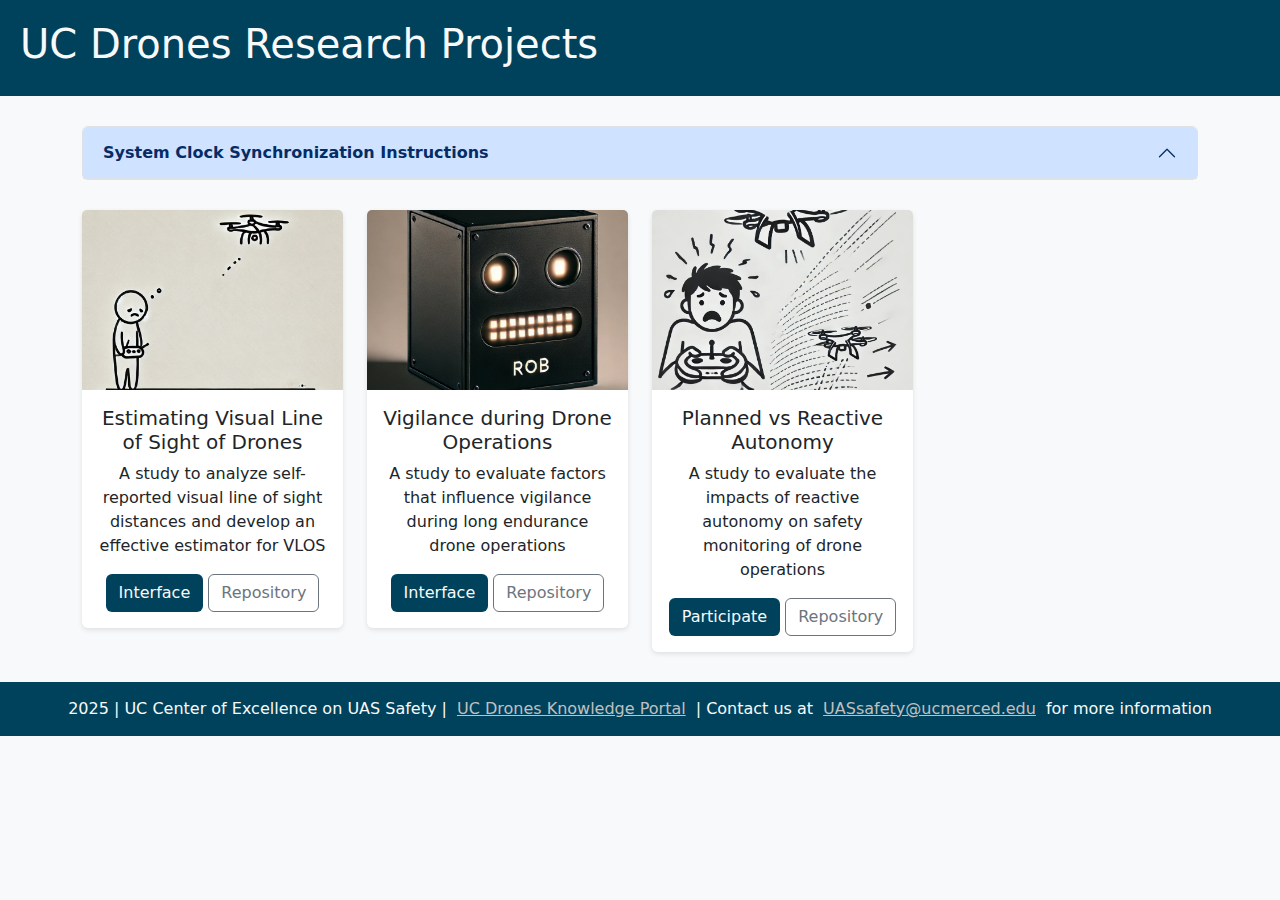
<file: index.html>
<!DOCTYPE html>
<html lang="en" >
<head>
  <meta charset="UTF-8">
  <title>Trials</title>
  <link rel="stylesheet" href="https://cdnjs.cloudflare.com/ajax/libs/bootstrap/5.3.0/css/bootstrap.min.css">
<meta charset="UTF-8">
    <meta name="viewport" content="width=device-width, initial-scale=1.0">
    <title>Project Testbed</title>
<link rel="stylesheet" href="./style.css">

</head>
<body>
<!-- partial:index.partial.html -->
<body>
  <header>
    <h1>UC Drones Research Projects</h1>
  </header>
  <div class="container">
        <div class="accordion" id="syncAccordion">
            <div class="accordion-item">
                <h2 class="accordion-header">
                    <button class="accordion-button" type="button" data-bs-toggle="collapse" data-bs-target="#syncInstructions">
                        System Clock Synchronization Instructions
                    </button>
                </h2>
                <div id="syncInstructions" class="accordion-collapse collapse">
                    <div class="accordion-body">
                      <p>
                      Before proceeding, please check your system clock synchronization at <a href="https://www.time.gov" target="_blank">time.gov</a>. Ensure that your clock is off by less than 1 second.</p>
                        <ul class="nav nav-tabs" id="syncTabs" role="tablist">
                            <li class="nav-item" role="presentation">
                                <button class="nav-link active" id="windows-tab" data-bs-toggle="tab" data-bs-target="#windows" type="button">Windows</button>
                            </li>
                            <li class="nav-item" role="presentation">
                                <button class="nav-link" id="ios-tab" data-bs-toggle="tab" data-bs-target="#ios" type="button">iOS</button>
                            </li>
                            <li class="nav-item" role="presentation">
                                <button class="nav-link" id="android-tab" data-bs-toggle="tab" data-bs-target="#android" type="button">Android</button>
                            </li>
                        </ul>
                        <div class="tab-content mt-3">
                            <div class="tab-pane fade show active" id="windows">
                                <p>1. Open <strong>Settings</strong> (<kbd>Win</kbd> + <kbd>I</kbd>).</p>
                                <p>2. Navigate to <strong>Time & Language</strong> > <strong>Date & Time</strong>.</p>
                                <p>3. Ensure <strong>Set time automatically</strong> is turned ON.</p>
                                <p>4. Click <strong>Sync now</strong> under <strong>Additional settings</strong>.</p>
                            </div>
                            <div class="tab-pane fade" id="ios">
                                <p>1. Open the <strong>Settings</strong> app.</p>
                                <p>2. Go to <strong>General</strong> > <strong>Date & Time</strong>.</p>
                                <p>3. Toggle <strong>Set Automatically</strong> to ON.</p>
                            </div>
                            <div class="tab-pane fade" id="android">
                                <p>1. Open the <strong>Settings</strong> app.</p>
                                <p>2. Navigate to <strong>System</strong> > <strong>Date & Time</strong>.</p>
                                <p>3. Enable <strong>Automatic date & time</strong>.</p>
                            </div>
                        </div>
                    </div>
                </div>
            </div>
        </div>
    </div>

  <div class="container">
    <div class="row row-cols-1 row-cols-md-2 row-cols-lg-4 g-4">
      <!-- Project Card 1 -->
      <div class="col">
        <div class="card">
          <img src="http://ucdrones.github.io/trials/vlos/vlos_AI.jpg" class="card-img-top" alt="Visual Line of Sight. Image Prompt: A simple diagram showing a sad person standing on the ground while flying a drone. The person is holding a remote control, looking up into the sky with a disappointed or worried expression. The drone is very small and barely visible in the distance, emphasizing how far it is.">
          <div class="card-body text-center">
            <h5 class="card-title">Estimating Visual Line of Sight of Drones</h5>
			<p>A study to analyze self-reported visual line of sight distances and develop an effective estimator for VLOS</p>
            <a href="http://ucdrones.github.io/trials/vlos" class="btn btn-custom">Interface</a>
            <a href="https://ucdrones-research.github.io/vlos_report/" class="btn btn-outline-secondary">Repository</a>
          </div>
        </div>
      </div>

      <!-- Project Card 2 -->
      <div class="col">
        <div class="card">
          <img src="http://ucdrones.github.io/trials/vigilance/rob_AI.jpg" class="card-img-top" alt="Vigilance during Drone Operations. Image Prompt: A black box designed to look like a robotic face, named Rob. The box has two LED lights as blinking eyes and a strip of LEDs forming a mouth. The LEDs give the face an expressive, futuristic look. The design is minimalistic and slightly futuristic, resembling a friendly robot. The background is neutral to emphasize the robotic face.">
          <div class="card-body text-center">
            <h5 class="card-title">Vigilance during Drone Operations</h5>
			<p>A study to evaluate factors that influence vigilance during long endurance drone operations</p>
            <a href="http://ucdrones.github.io/trials/vigilance" class="btn btn-custom">Interface</a>
            <a href="https://github.com/UCDrones-research/drones_vigilance_test" class="btn btn-outline-secondary">Repository</a>
          </div>
        </div>
      </div>

      <!-- Project Card 3 -->
      <div class="col">
        <div class="card">
          <img src="http://ucdrones.github.io/trials/autonomy/auton_AI.jpg" class="card-img-top" alt="Planned vs Reactive Autonomy. Image Prompt: A simple diagram showing a person unable to control a drone. The person is holding a remote control with a panicked or afraid expression, looking up at the drone. The drone is flying erratically in different directions, with motion lines indicating instability. The diagram is minimalistic, using simple lines and clear labels to effectively convey the idea.">
          <div class="card-body text-center">
            <h5 class="card-title">Planned vs Reactive Autonomy</h5>
			<p>A study to evaluate the impacts of reactive autonomy on safety monitoring of drone operations</p>
            <a href="http://ucdrones.github.io/trials/autonomy" class="btn btn-custom">Participate</a>
            <a href="#" class="btn btn-outline-secondary">Repository</a>
          </div>
        </div>
      </div>

      
      
    </div>
  </div>
</body>
<footer>
    <p>2025 | UC Center of Excellence on UAS Safety | <a href="https://ucdrones.github.io/">UC Drones Knowledge Portal</a> | Contact us at <a href="mailto:UASsafety@ucmerced.edu">UASsafety@ucmerced.edu</a> for more information</p>
  </footer>
<script src="https://cdnjs.cloudflare.com/ajax/libs/bootstrap/5.3.0/js/bootstrap.bundle.min.js"></script>
<!-- partial -->
  
</body>
</html>
</file>
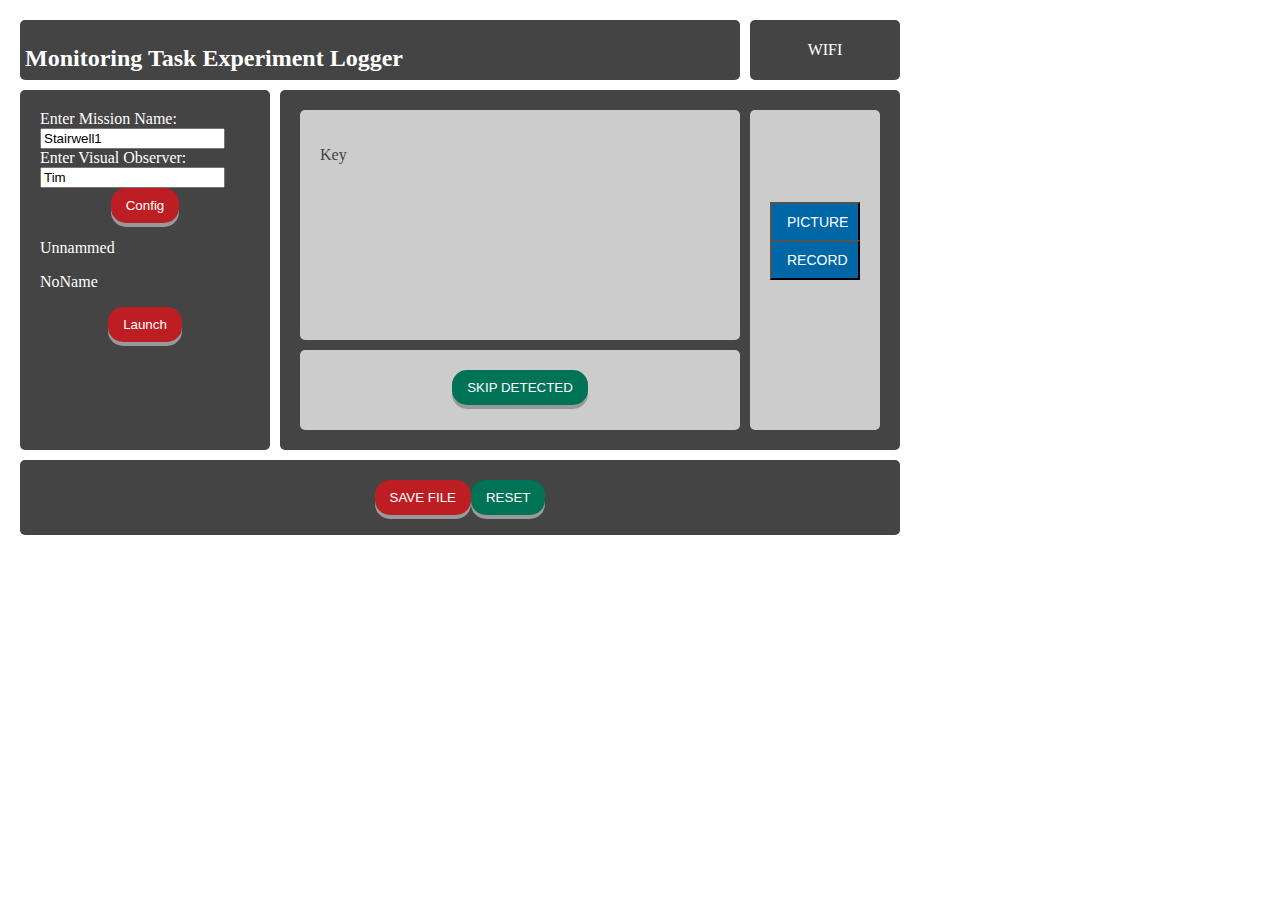
<file: vigilance/index.html>
<!DOCTYPE html>
<html>

<style>
body {
  margin: 20px;
}

  .wrapper {
    display: grid;
    gap: 10px;
    grid-template-columns: 250px 200px 250px 150px ;
    grid-template-rows: 60px 250px 100px 75px;
    background-color: #fff;
    color: #444;
  }

  .box {
    background-color: #444;
    color: #fff;
    border-radius: 5px;
    padding: 20px;
    font-size: 100%;

  }

  .box .box {
    background-color: #ccc;
    color: #444;
  }

  .topbar {
	padding: 5px;
	vertical-align: middle;
    grid-column: 1 / 4;
  }

  .signal {
    grid-column: 4 ;
	padding: 5px;
	display: flex;
	justify-content: center;
	align-items: center;
  }

  .config {
    grid-column: 1;
    grid-row: 2 / 4;

  }
  
  .foot {
   grid-column: 1/5;
   grid-row: 4'
   }

  .d{
    
    grid-column: 2 / 5;
    grid-row: 2 / 4;
    display: grid;
    grid-template-columns: subgrid;
    grid-template-rows: subgrid;
  }

  .e {
    grid-row: 1 / 2;
    grid-column: 1/3 ;
  }

  .f {
    grid-row: 1/3;
    grid-column: 3 / 4;
  }
  
  .fiddle {
	grid-row: 2;
	grid-column: 1/3;
  }


.button {
  display: inline-block;
  padding: 10px 15px;
  cursor: pointer;
  text-align: center;
  text-decoration: none;
  outline: none;
  color: #fff;
  background-color: #007256;
  border: none;
  border-radius: 15px;
  box-shadow: 0px 4px #999;
}

.button:hover {background-color: #3e8e41}
.button:active {
  background-color: #3e8e41;
  box-shadow: 0px 1px #666;
  transform: translateY(4px);
}

.redb {background-color: #bd1e24}
.redb:hover {background-color: #e34f54}
.redb:active{
  background-color: #841518;
  box-shadow: 0px 1px #666;
  transform: translateY(4px);
}

.skip {background-color: #007256}
.skip:hover {background-color: #009973}
.skip:active{
  background-color: #003326;
  box-shadow: 0px 1px #666;
  transform: translateY(4px);
}

.wifi {
	background-color: #007256;
	padding: 5px 5px;
}
.wifi:hover {background-color: #009973}
.wifi:active{
  background-color: #1f5e1b;
  box-shadow: 0px 1px #666;
  transform: translateY(2px);
}



  
.lbutton {
	display: flex;
	justify-content: center;
	align-items: center;
}
  
.launch {
	background-color: #f44336;
	align-self: center;
}


.btn-group .button1 {
  background-color: #0067a7; /*blue*/
  color: white;
  padding: 10px 15px;
  text-align: center;
  text-decoration: none;
  display: block;
  font-size: 14px;
  cursor: pointer;
  width: 90px;
}

.btn-group .button1:not(:last-child) {
  border-bottom: none; /* Prevent double borders */
}

.btn-group .button1:hover {
  background-color: #009dff;
}

.btn-group .button1:active{
  background-color: #004f80;
  transform: translateY(2px);
}

#circle {
  height: 50px;
  width: 50px;
  background-color: #a80000;
  border-radius: 50%;
  display: none;
}

</style>

<body>

<div class="wrapper">
  <div class="box topbar">
  <h2> Monitoring Task Experiment Logger </h2>
  </div>
  <div class="box signal">
  <span id ="btest">WIFI</span>
  </div>
  <div class="box config">
  <label for="Mname"> Enter Mission Name: </label><br>
   <input type="text" id="Mname" name="Mname" value="Stairwell1">
   <br/>
   <label for="VOname"> Enter Visual Observer: </label><br>
   <input type="text" id="VOname" name="VOname" value="Tim">
   <br/>
   <div class="lbutton">
   <button class="button redb" onclick = "startFile()">Config</button>
   </div>
   <p id="MN">Unnammed</p>
   <p id="VO">NoName</p>
   <div class ="lbutton">
		<button class="button redb" onclick = "launchStart()">Launch</button>
   </div>
   
  </div>
  <div class="box d">
    <div class="box e">
		<p id="LM">Key</p>
	</div>
    <div class="box f">
		<br/>
		<br/>
		<br/>
		<br/>
		<div class="btn-group">
		<button class="button1 cam" onclick = "PICBut()">PICTURE</button>
		<button class="button1 vid" onclick = "RECBut()">RECORD</button>
		</div>
		<p style="clear:both">
		<br/>
		</p>
		<div class = "lbutton">
			<div id = "circle">
			</div>
		</div>
		<br/>
		
		
   </div>
   <div class="box fiddle">
		<div class="lbutton">
			<button class="button skip" onclick = "vlosBut()">SKIP DETECTED</button>
		</div>
   </div>
  </div>
  <div class="box foot lbutton">
	<button class="button redb" onclick = "downloadFile()">SAVE FILE</button>
	<button class="button skip" onclick = "resetE()">RESET</button>
  </div>
</div>


<script>

let content = "Forgot to click Launch";
let file_name = "No Date Set";
let config_set = false;
let flag_record = false;
let flag_launch = false;
let flag_wifi = true;
let history = 7;


let startFile = () => {
content = "Mission";
	const tf = document.getElementById("Mname").value;
	const VOD = document.getElementById("VOname").value;
	var VOD_cl = VOD.trim().replace(/\s/g,'-');
	var today = new Date();
	var dd = String(today.getDate()).padStart(2, '0');
	var mm = String(today.getMonth() + 1).padStart(2, '0'); //January is 0!
	var yyyy = today.getFullYear();
	var ctoday = yyyy + '/' + mm + '/' + dd;
	var ctime = today.toLocaleTimeString();
	
	file_name = tf + '-' + VOD_cl + '-' + ctoday+'-'+String(today.getHours()).padStart(2,'0')+String(today.getMinutes()).padStart(2,'0')+String(today.getSeconds()).padStart(2,'0')+".txt";
	
	
	var disp = tf+"\n"+ ' ' + ctime;
	document.getElementById("VO").innerHTML = VOD_cl;
	document.getElementById("MN").innerHTML = disp;
	content = content + ' - ' + tf + '\nVO: ' + VOD_cl + '\nConfig Setup: ' + ctoday + ' - ' + ctime + "\n" + "-------------\n";
	config_set = true;
   };
   
   let launchStart = () => {
	if (config_set == true) {
		var today = new Date();
		var ctime = today.toLocaleTimeString() + " " + today.getMilliseconds();
		var newLine = ctime + " -- Launch \n";
		document.getElementById("LM").innerHTML = newLine;
		content = content + newLine;
		flag_launch = true;
	} else {
		alert("Flight Not Configured");
	}
   };

   let vlosBut = () => {
	if (config_set == true) {
	if (flag_launch == true) {
		var today = new Date();
		var ctime = today.toLocaleTimeString() + " " + today.getMilliseconds();
		var newLine = ctime + " -- SKIP DETECTED \n";
		var oldLine = document.getElementById("LM").innerHTML.trim().replace("<br><br>","<br>").split("<br>");
		var nle = oldLine.length;
		console.log(oldLine);
		if (oldLine.length >= history ){oldLine = oldLine.slice(1,history);	}
		var text = '';
		for (j = 0; j <oldLine.length; j++){
			text += oldLine[j] + "<br>";
		}
		document.getElementById("LM").innerHTML = text + "<br>" + newLine;
		content = content + newLine;
		} else {
			alert("No Launch");
		}
	} else {
		alert("Flight Not Configured");
	}
   };
   
   let PICBut = () => {
	if (config_set == true) {
		var today = new Date();
		var ctime = today.toLocaleTimeString() + " " + today.getMilliseconds();
		var newLine = ctime + " -- PICTURE \n";
		var oldLine = document.getElementById("LM").innerHTML.trim().replace("<br><br>","<br>").split("<br>");
		var nle = oldLine.length;
		console.log(oldLine);
		if (oldLine.length >= history ){oldLine = oldLine.slice(1,history);	}
		var text = '';
		for (j = 0; j <oldLine.length; j++){
			text += oldLine[j] + "<br>";
		}
		document.getElementById("LM").innerHTML = text + "<br>" + newLine;
		content = content + newLine;
	} else {
		alert("Flight Not Configured");
	}
   };
   
   let RECBut = () => {
	if (config_set == true) {
		var today = new Date();
		var ctime = today.toLocaleTimeString() + " " + today.getMilliseconds();
		var newLine = ctime;
		if (flag_record == false) {
			newLine = ctime + " -- Start Recording \n";
			flag_record = true;
			var x = document.getElementById("circle")
			x.style.display = "block";
		} else {
			newLine = ctime + " -- Stop Recording \n";
			var x = document.getElementById("circle")
			x.style.display = "none";
			flag_record = false;
		}
		var oldLine = document.getElementById("LM").innerHTML.trim().replace("<br><br>","<br>").split("<br>");
		var nle = oldLine.length;
		console.log(oldLine);
		if (oldLine.length >= history ){oldLine = oldLine.slice(1,history);	}
		var text = '';
		for (j = 0; j <oldLine.length; j++){
			text += oldLine[j] + "<br>";
		}
		document.getElementById("LM").innerHTML = text + "<br>" + newLine;
		content = content + newLine;
	} else {
		alert("Flight Not Configured");
	}
   };

   let resetE = () => {
	content = "Forgot to click Config";
	file_name = "No Date Set";
	document.getElementById("MN").innerHTML = document.getElementById("Mname").value;
	document.getElementById("VO").innerHTML = document.getElementById("VOname").value;
	document.getElementById("LM").innerHTML = "Reset";
	config_set = false;
	flag_launch = false;
	flag_record = false;
	flag_wifi = true;
   };

function hideGreeting() {
	var today = new Date();
	var ctime = today.toLocaleTimeString() + " " + today.getMilliseconds();
	var newLine = ctime + " -- WIFI FIXED \n";
	var oldLine = document.getElementById("LM").innerHTML.trim().replace("<br><br>","<br>").split("<br>");
	var nle = oldLine.length;
	console.log(oldLine);
	if (oldLine.length >= history ){oldLine = oldLine.slice(1,history);	}
	var text = '';
	for (j = 0; j <oldLine.length; j++){
		text += oldLine[j] + "<br>";
	}
	document.getElementById("LM").innerHTML = text + "<br>" + newLine;
	content = content + newLine;
	document.getElementById("btest").innerHTML = "WIFI";
	flag_wifi = true;
}


let downloadFile = () => {
	if (config_set == true) {
	if (flag_launch == true) {
		var today = new Date();
		var ctime = today.toLocaleTimeString() + " " + today.getMilliseconds();
		var newLine = ctime + " -- LAND \n";
		document.getElementById("LM").innerHTML = newLine;
		content = content + newLine;
		
		const link = document.createElement("a");
		const file = new Blob([content], { type: 'text/plain' });
		link.href = URL.createObjectURL(file);
		link.download = file_name;
		link.click();
		URL.revokeObjectURL(link.href);
		} else {
		alert("No Launch");
		}
	} else {
		alert("Flight Not Configured");
	}
   };

function myGreeting(rand) {
	var today = new Date();
	var ctime = today.toLocaleTimeString() + " " + today.getMilliseconds();
	var newLine = ctime + " -- SIGNAL DOWN \n";
	var oldLine = document.getElementById("LM").innerHTML.trim().replace("<br><br>","<br>").split("<br>");
	var nle = oldLine.length;
	console.log(oldLine);
	if (oldLine.length >= history ){oldLine = oldLine.slice(1,history);	}
	var text = '';
	for (j = 0; j <oldLine.length; j++){
		text += oldLine[j] + "<br>";
	}
	document.getElementById("LM").innerHTML = text + "<br>" + newLine;
	content = content + newLine;
	document.getElementById("btest").innerHTML = "<button class='button skip' onclick='hideGreeting()'>FIX WIFI</button>";
}

function heartbeat(){
	var today = new Date();
	var ctime = today.toLocaleTimeString() + " " + today.getMilliseconds();
	var newLine = ctime + " -- Condition GOOD \n";
	var oldLine = document.getElementById("LM").innerHTML.trim().replace("<br><br>","<br>").split("<br>");
	var nle = oldLine.length;
	console.log(oldLine);
	if (oldLine.length >= history ){oldLine = oldLine.slice(1,history);	}
	var text = '';
	for (j = 0; j <oldLine.length; j++){
		text += oldLine[j] + "<br>";
	}
	document.getElementById("LM").innerHTML = text + "<br>" + newLine;
	content = content + newLine;
}

(function loop1() {
	let rand = Math.round(Math.random() * 120);
	setTimeout( () => {
			if (config_set==true){
				if (flag_launch == true){
					if (flag_wifi == true) {
						myGreeting(rand);
						console.log(`Delayed ${rand} secs`);
						flag_wifi = false;
					}
				}
			}
            loop1();  
	}, rand*1000);
}());

(function loop2() {
	setTimeout( () => {
		if (config_set==true) {
			if (flag_launch == true) {
				heartbeat()
			}
		}
		loop2();
	}, 10000);
}());




</script>

</body>
</html>
</file>
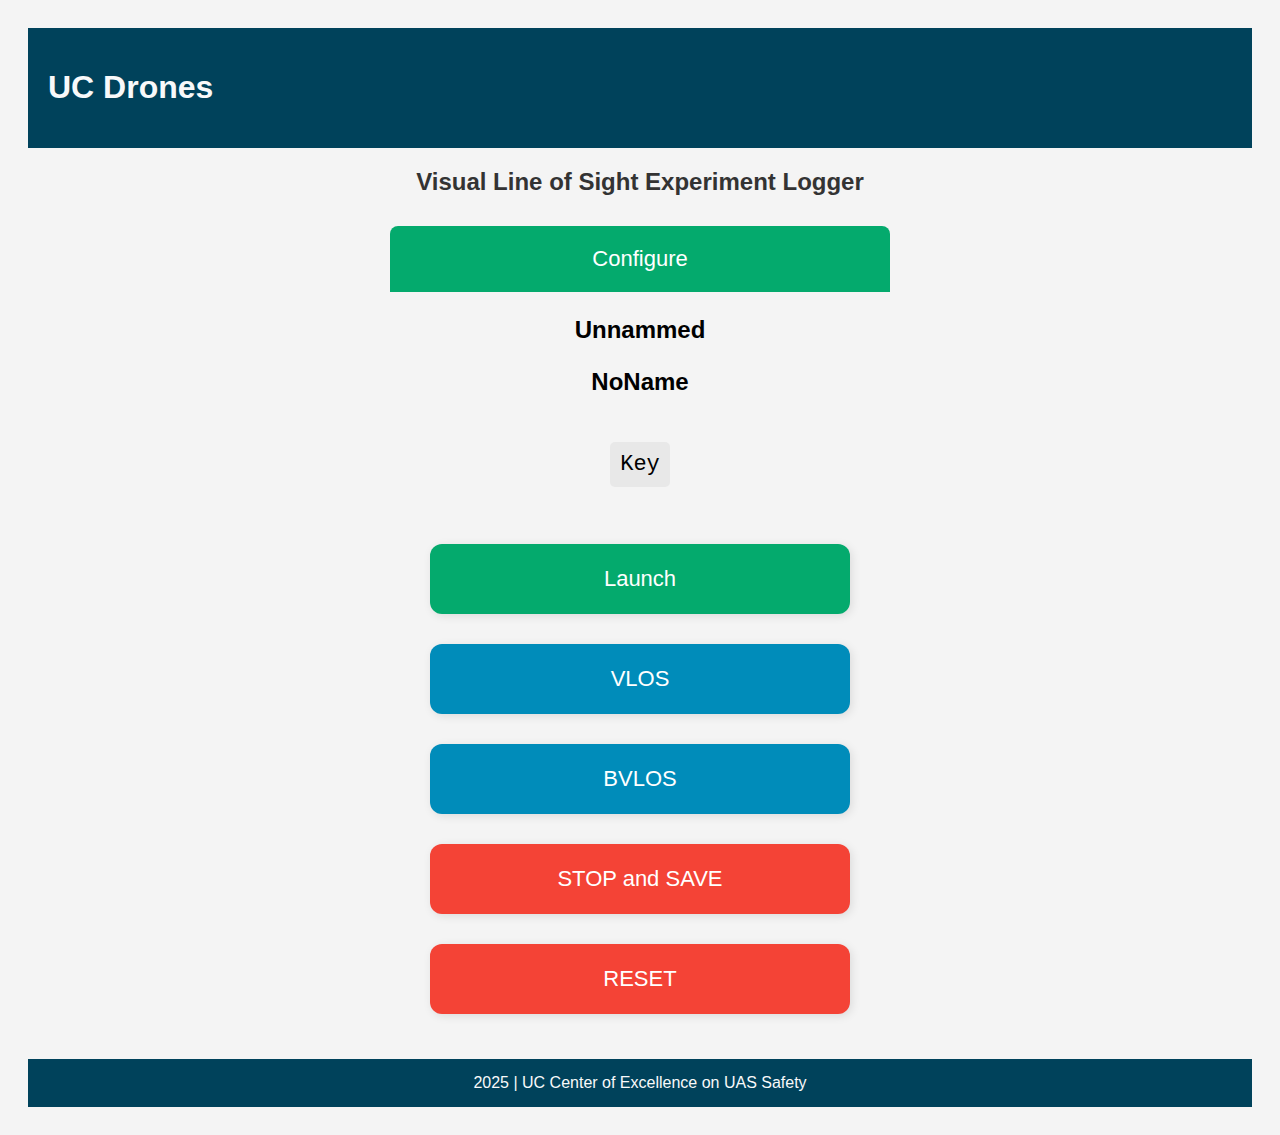
<file: vlos/index.html>
<!DOCTYPE html>
<html lang="en" >
<head>
  <meta charset="UTF-8">
  <meta name="viewport" content="width=device-width, initial-scale=1">
  <title>VLOS Logger</title>
  <link rel="stylesheet" href="./style.css">

</head>
<body>
<!-- partial:index.partial.html -->
<header>
  <h1>UC Drones</h1>
</header>

<body>
  <h2> Visual Line of Sight Experiment Logger </h2>
   
   <button class="accordion" onclick="toggleAccordion()">Configure</button>
   <div class="panel" id="configPanel">
       <label for="Mname"> Enter Mission Name: </label>
       <input type="text" id="Mname" name="Mname" value="eBee">
       <label for="VOname"> Enter Visual Observer: </label>
       <input type="text" id="VOname" name="VOname" value="Tim">
       <button class="button" onclick="startFile()">Save</button>
     <br>
   </div>
   
   <p id="MN">Unnammed</p>
   <p id="VO">NoName</p>
   <p id="LM">Key</p>
   
   <div class="container">
       <button class="button" onclick="launchStart()">Launch</button>
       <button class="button blue" onclick="vlosBut()">VLOS</button>
       <button class="button blue" onclick="bvlosBut()">BVLOS</button>
       <button class="button red" onclick="downloadFile()">STOP and SAVE</button>
       <button class="button red" onclick="resetE()">RESET</button>
   </div>
</body>
<footer>
  <p>2025 | UC Center of Excellence on UAS Safety </p>
</footer>
<!-- partial -->
  <script  src="./script.js"></script>

</body>
</html>
</file>
<file: style.css>
body {
  background-color: #f8f9fa;
  color: #212529;
  min-height: 100vh;
}
header {
  display: flex;
  justify-content: space-between;
  align-items: center;
  padding: 20px;
  background-color: #00425b;
  color: #f8f9fa;
}
.container {
  margin-top: 30px;
}
.card {
  border: none;
  box-shadow: 0 2px 5px rgba(0, 0, 0, 0.1);
  transition: transform 0.2s;
}
.card:hover {
  transform: scale(1.05);
}
.card img {
  height: 180px;
  object-fit: cover;
}
.btn-custom {
  background-color: #00425b;
  color: #f8f9fa;
}
.btn-custom:hover {
  background-color: #003144;
  color: #ffffff;
}
footer {
  background-color: #00425b;
  color: #f8f9fa;
  padding: 15px;
  text-align: center;
  margin-top: 30px;
}

footer p {
  margin: 0;
  display: flex;
  flex-wrap: wrap;
  justify-content: center;
  gap: 10px;
}

footer a {
  color: #c0c0c0;
}

footer a:hover {
  color: #f0f0f0;
}

.accordion-button {
            background-color: #ffc107;
            color: #212529;
            font-weight: bold;
        }
        .tab-content {
            padding: 15px;
        }
</file>
<file: vlos/style.css>
body {
    font-family: Arial, sans-serif;
    background-color: #f4f4f4;
    text-align: center;
    padding: 20px;
  }

  h2 {
    color: #333;
    font-size: 24px;
  }

  label {
    font-weight: bold;
    display: block;
    margin-top: 10px;
    font-size: 18px;
  }

  input {
    width: 90%;
    max-width: 400px;
    padding: 15px;
    margin: 5px 0;
    border: 1px solid #ccc;
    border-radius: 5px;
    font-size: 18px;
  }

  .container {
    display: flex;
    flex-direction: column;
    align-items: center;
    width: 100%;
    padding-top: 20px;
  }

  .accordion {
    background-color: #04AA6D;
    color: white;
    cursor: pointer;
    padding: 20px;
    width: 90%;
    max-width: 500px;
    border: none;
    text-align: center;
    font-size: 22px;
    margin: 10px auto 0 auto;
    border-radius: 8px 8px 0 0;
    transition: 0.3s;
  }

  .accordion:hover {
    opacity: 0.8;
  }

  .accordion.active {
    border-radius: 8px 8px 0 0;
  }

  .panel {
    display: none;
    background: white;
    padding: 0;
    border-radius: 0 0 8px 8px;
    box-shadow: 2px 2px 10px rgba(0, 0, 0, 0.1);
    width: 90%;
    max-width: 500px;
    text-align: left;
    margin: 0 auto 10px auto;
    border-top: 1px solid #ccc;
  }

  #MN, #VO {
    font-weight: bold;
    font-size: 24px;
  }

  #LM {
    font-family: monospace;
    background-color: #e8e8e8;
    padding: 10px;
    border-radius: 5px;
    display: inline-block;
    font-size: 22px;
  }

  .button {
    background-color: #04AA6D;
    border: none;
    color: white;
    padding: 22px 45px;
    text-align: center;
    text-decoration: none;
    display: block;
    font-size: 22px;
    margin: 15px auto;
    cursor: pointer;
    width: 90%;
    max-width: 420px;
    border-radius: 12px;
    box-shadow: 2px 2px 10px rgba(0, 0, 0, 0.1);
    transition: 0.3s;
  }

  .button:hover {
    opacity: 0.8;
  }

header {
  display: flex;
  justify-content: space-between;
  align-items: center;
  padding: 20px;
  background-color: #00425b;
  color: #f8f9fa;
}

footer {
  background-color: #00425b;
  color: #f8f9fa;
  padding: 15px;
  text-align: center;
  margin-top: 30px;
}

footer p {
  margin: 0;
  display: flex;
  flex-wrap: wrap;
  justify-content: center;
  gap: 10px;
}

footer a {
  color: #c0c0c0;
}

footer a:hover {
  color: #f0f0f0;
}

.blue {background-color: #008CBA;} /* Blue */
.red {background-color: #f44336;} /* Red */

@media (max-width: 600px) {
    h2 {
      font-size: 22px;
    }
    .button, .accordion {
      font-size: 20px;
      padding: 18px;
    }
    input {
      font-size: 16px;
    }
  }
</file>
